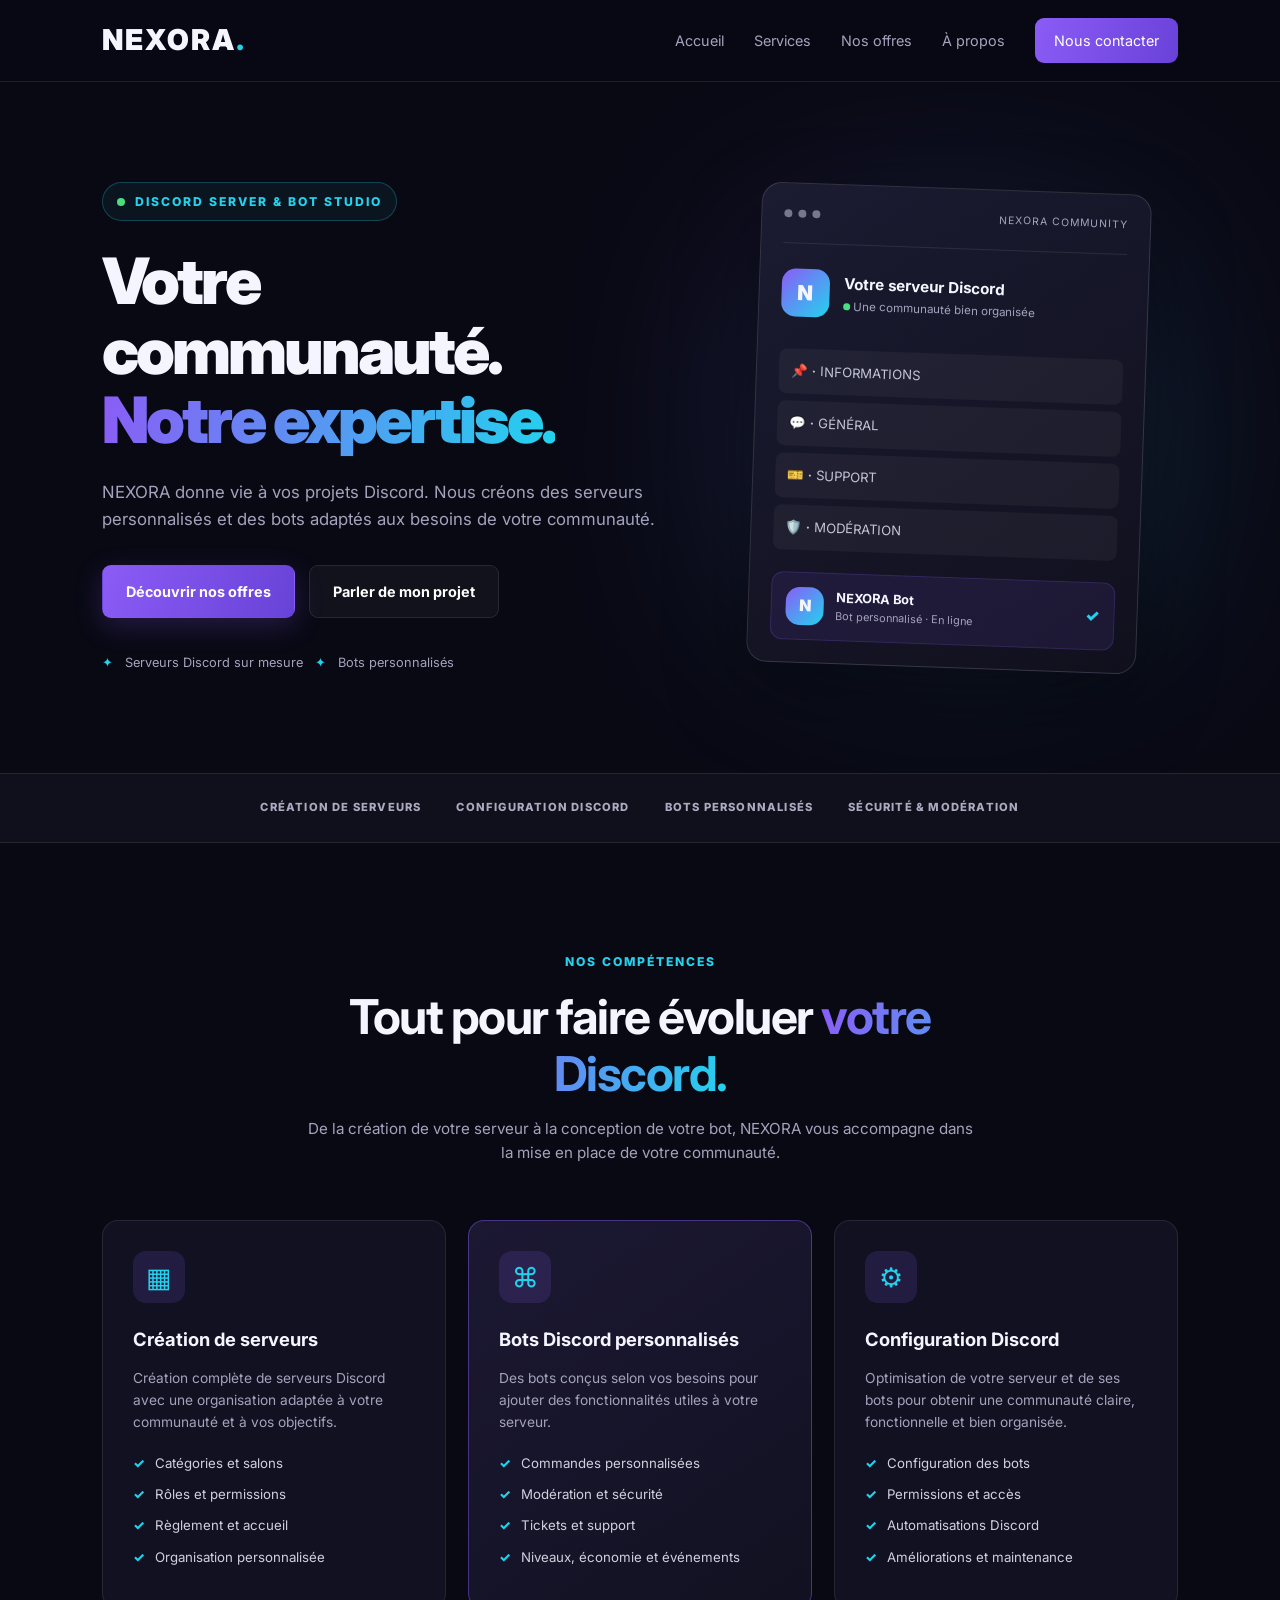
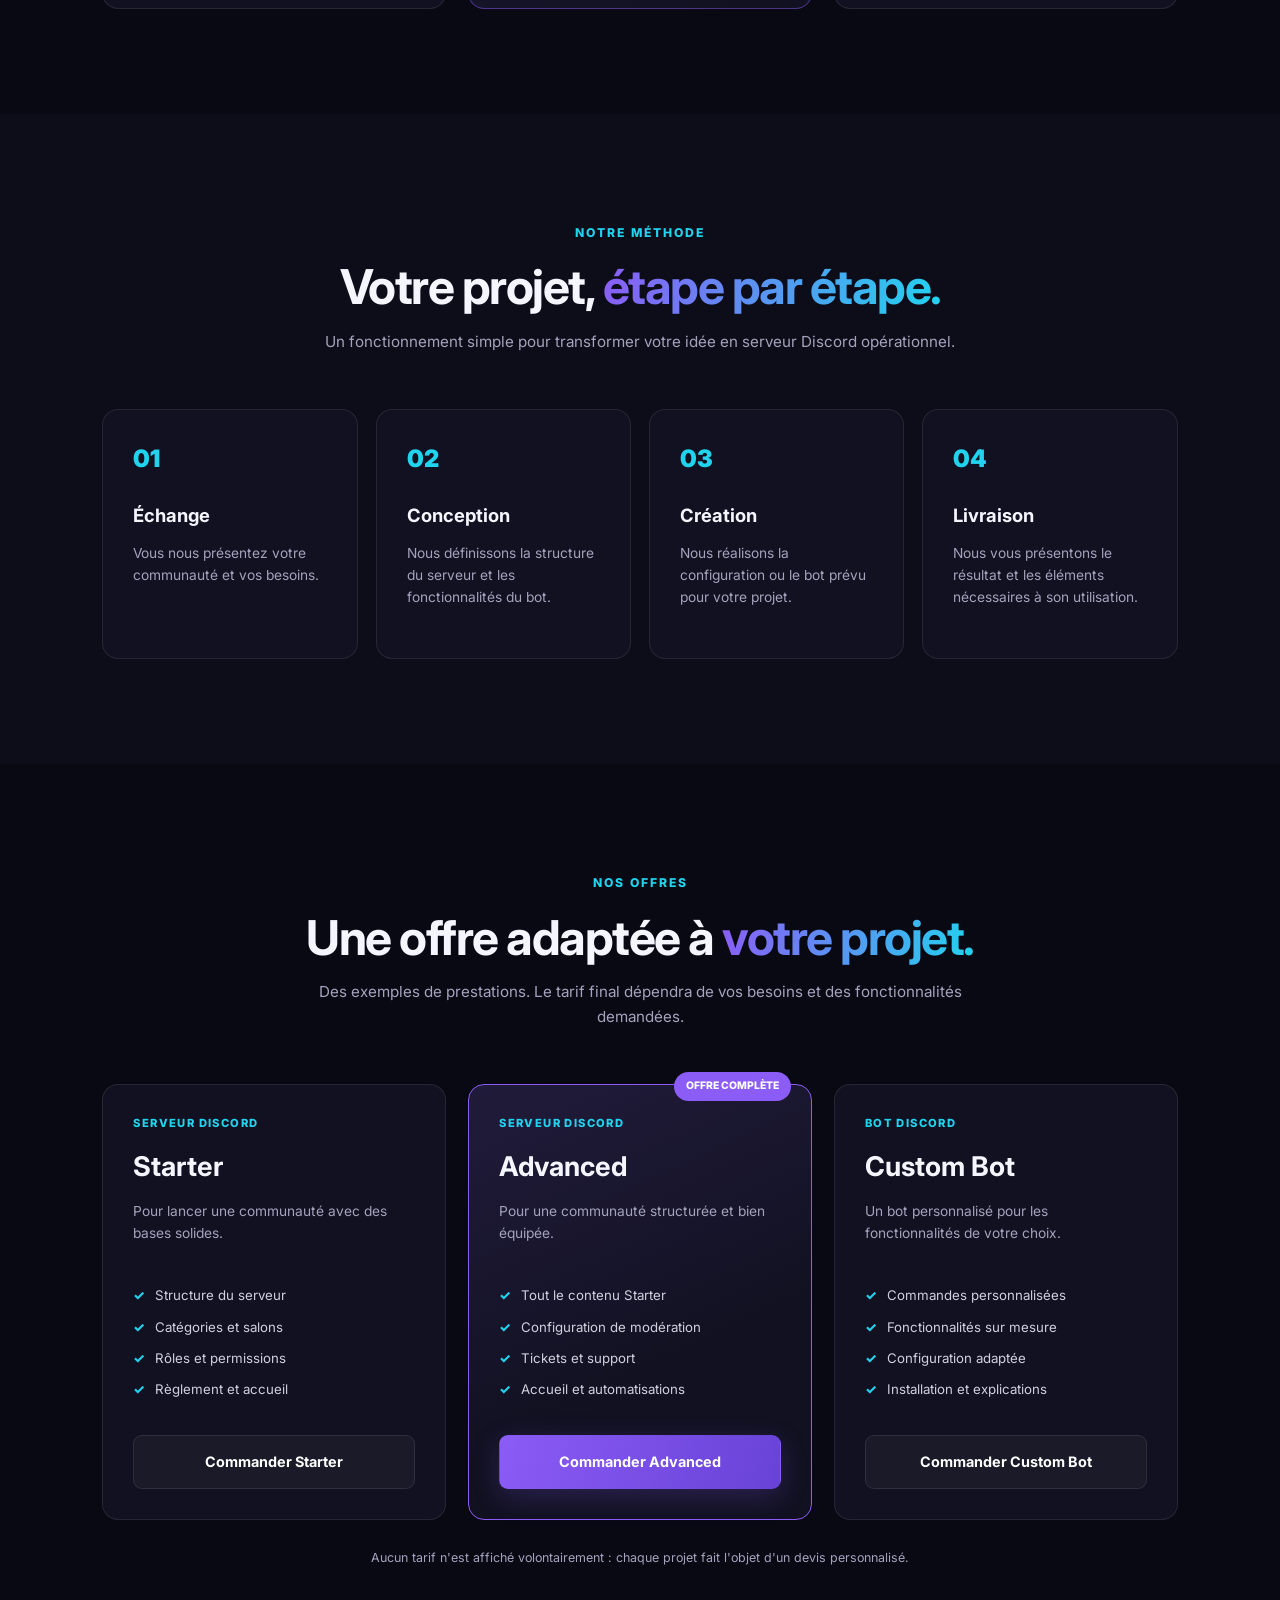
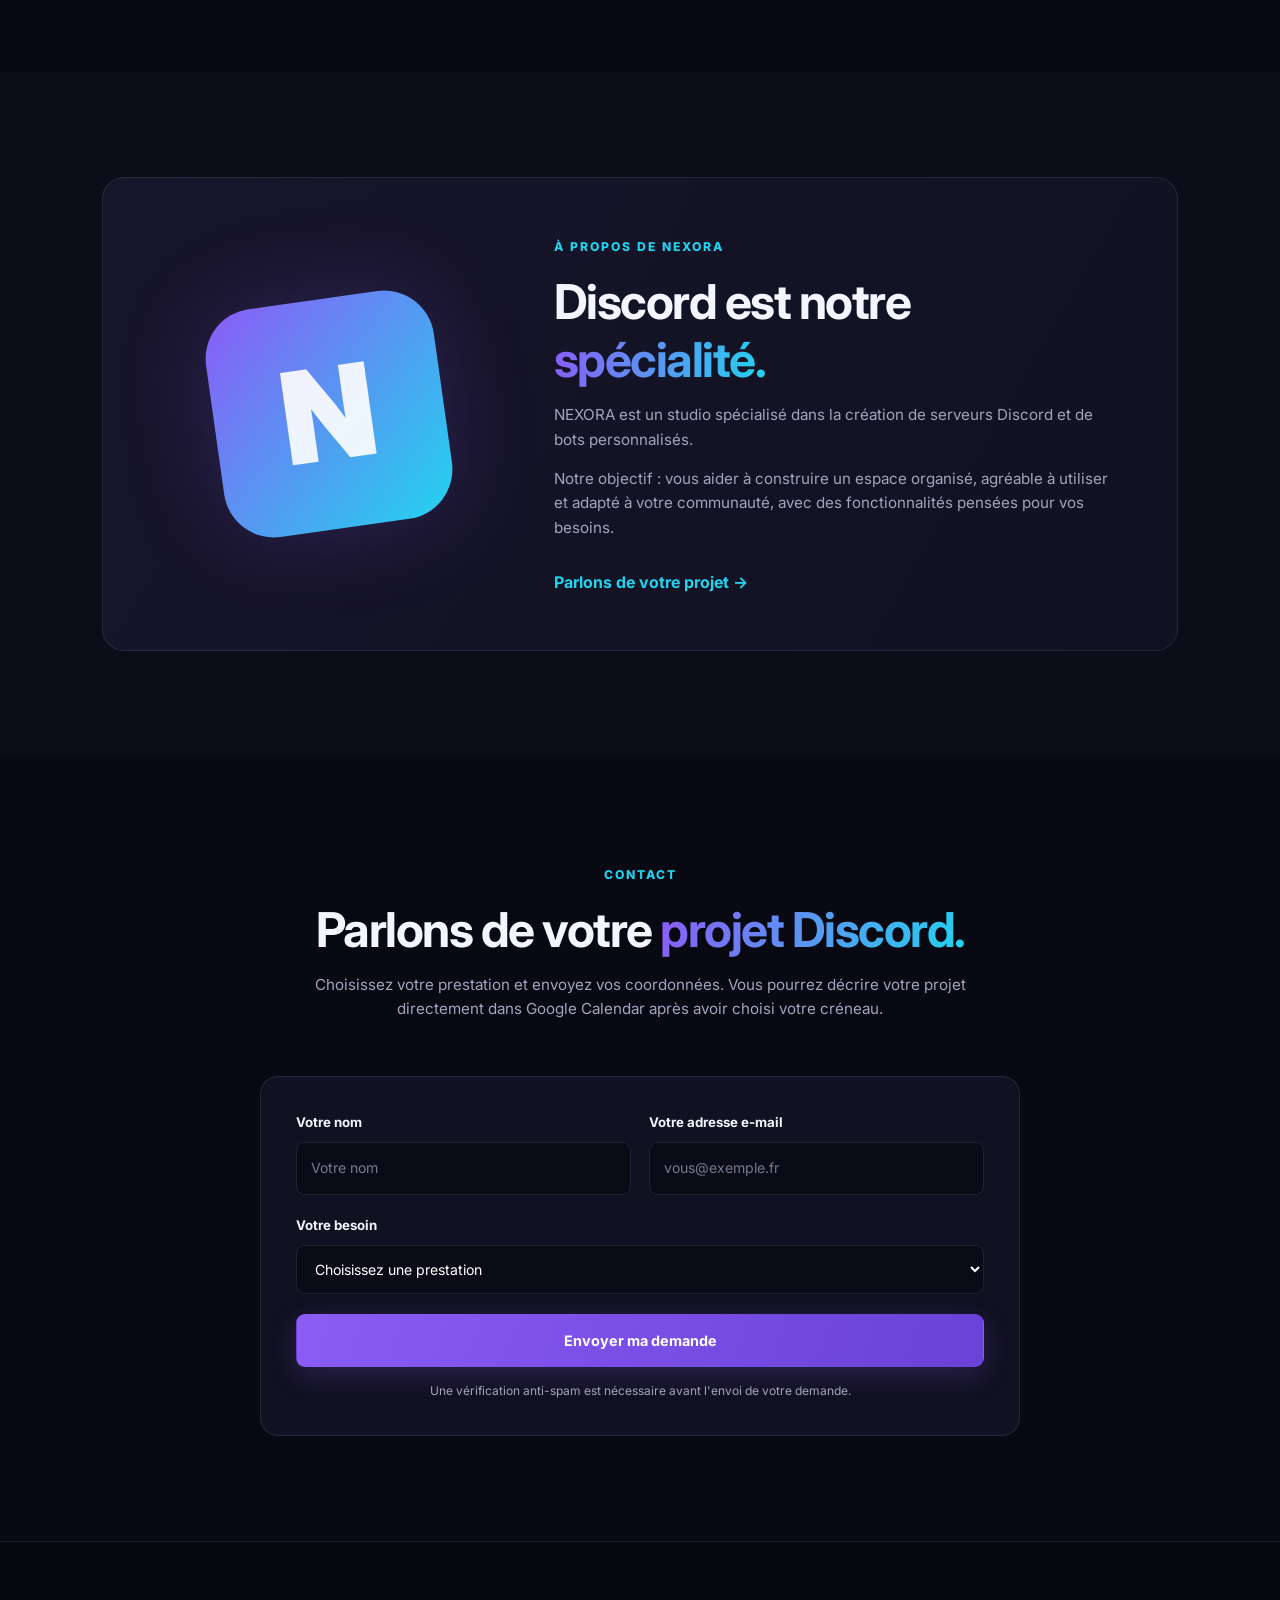
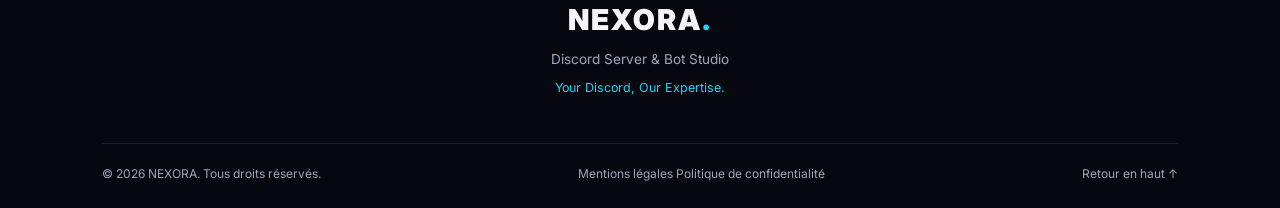
<file: index.html>
<!DOCTYPE html>
<html lang="fr">
<head>
  <meta charset="UTF-8">
  <meta name="viewport" content="width=device-width, initial-scale=1.0">
  <meta name="description" content="NEXORA crée des serveurs Discord sur mesure et des bots Discord personnalisés pour votre communauté.">
  <meta name="theme-color" content="#090914">

  <title>NEXORA — Discord Server & Bot Studio</title>

  <link rel="stylesheet" href="style.css">

  <link rel="preconnect" href="https://fonts.googleapis.com">
  <link rel="preconnect" href="https://fonts.gstatic.com" crossorigin>
  <link href="https://fonts.googleapis.com/css2?family=Inter:wght@400;500;600;700;800;900&display=swap" rel="stylesheet">
</head>

<body>

  <!-- HEADER -->
  <header class="header">
    <a class="logo" href="#accueil">NEXORA<span>.</span></a>

    <button class="menu-toggle" id="menu-toggle" aria-label="Ouvrir le menu">
      ☰
    </button>

    <nav class="nav" id="nav">
      <a href="#accueil">Accueil</a>
      <a href="#services">Services</a>
      <a href="#offres">Nos offres</a>
      <a href="#apropos">À propos</a>
      <a href="#contact" class="nav-contact">Nous contacter</a>
    </nav>
  </header>

  <main>

    <!-- ACCUEIL -->
    <section class="hero" id="accueil">

      <div class="hero-content">

        <div class="eyebrow">
          <span class="status-dot"></span>
          DISCORD SERVER & BOT STUDIO
        </div>

        <h1>
          Votre communauté.<br>
          <span>Notre expertise.</span>
        </h1>

        <p>
          NEXORA donne vie à vos projets Discord.
          Nous créons des serveurs personnalisés et des bots adaptés
          aux besoins de votre communauté.
        </p>

        <div class="hero-buttons">
          <a href="#offres" class="btn btn-primary">
            Découvrir nos offres
          </a>

          <a href="#contact" class="btn btn-secondary">
            Parler de mon projet
          </a>
        </div>

        <div class="hero-note">
          <span>✦</span> Serveurs Discord sur mesure
          <span>✦</span> Bots personnalisés
        </div>

      </div>

      <div class="hero-visual">

        <div class="glow"></div>

        <div class="discord-card">

          <div class="discord-card-top">
            <span class="window-dot"></span>
            <span class="window-dot"></span>
            <span class="window-dot"></span>
            <span class="card-label">NEXORA COMMUNITY</span>
          </div>

          <div class="server-preview">
            <div class="server-icon">N</div>

            <div>
              <h3>Votre serveur Discord</h3>
              <p>
                <span class="online-dot"></span>
                Une communauté bien organisée
              </p>
            </div>
          </div>

          <div class="preview-channel">📌・INFORMATIONS</div>
          <div class="preview-channel">💬・GÉNÉRAL</div>
          <div class="preview-channel">🎫・SUPPORT</div>
          <div class="preview-channel">🛡️・MODÉRATION</div>

          <div class="bot-preview">

            <div class="bot-avatar">N</div>

            <div>
              <strong>NEXORA Bot</strong>
              <span>Bot personnalisé · En ligne</span>
            </div>

            <span class="bot-check">✓</span>

          </div>

        </div>
      </div>

    </section>

    <!-- BANDEAU -->
    <section class="trust-strip">
      <span>CRÉATION DE SERVEURS</span>
      <span>CONFIGURATION DISCORD</span>
      <span>BOTS PERSONNALISÉS</span>
      <span>SÉCURITÉ & MODÉRATION</span>
    </section>

    <!-- SERVICES -->
    <section class="section" id="services">

      <div class="section-heading">

        <span class="section-tag">NOS COMPÉTENCES</span>

        <h2>
          Tout pour faire évoluer
          <span>votre Discord.</span>
        </h2>

        <p>
          De la création de votre serveur à la conception de votre bot,
          NEXORA vous accompagne dans la mise en place de votre communauté.
        </p>

      </div>

      <div class="services-grid">

        <article class="service-card">

          <div class="service-icon">▦</div>

          <h3>Création de serveurs</h3>

          <p>
            Création complète de serveurs Discord avec une organisation
            adaptée à votre communauté et à vos objectifs.
          </p>

          <ul>
            <li>Catégories et salons</li>
            <li>Rôles et permissions</li>
            <li>Règlement et accueil</li>
            <li>Organisation personnalisée</li>
          </ul>

        </article>

        <article class="service-card featured">

          <div class="service-icon">⌘</div>

          <h3>Bots Discord personnalisés</h3>

          <p>
            Des bots conçus selon vos besoins pour ajouter des fonctionnalités
            utiles à votre serveur.
          </p>

          <ul>
            <li>Commandes personnalisées</li>
            <li>Modération et sécurité</li>
            <li>Tickets et support</li>
            <li>Niveaux, économie et événements</li>
          </ul>

        </article>

        <article class="service-card">

          <div class="service-icon">⚙</div>

          <h3>Configuration Discord</h3>

          <p>
            Optimisation de votre serveur et de ses bots pour obtenir
            une communauté claire, fonctionnelle et bien organisée.
          </p>

          <ul>
            <li>Configuration des bots</li>
            <li>Permissions et accès</li>
            <li>Automatisations Discord</li>
            <li>Améliorations et maintenance</li>
          </ul>

        </article>

      </div>

    </section>

    <!-- MÉTHODE -->
    <section class="section process-section">

      <div class="section-heading">

        <span class="section-tag">NOTRE MÉTHODE</span>

        <h2>
          Votre projet,
          <span>étape par étape.</span>
        </h2>

        <p>
          Un fonctionnement simple pour transformer votre idée
          en serveur Discord opérationnel.
        </p>

      </div>

      <div class="steps-grid">

        <article class="step">
          <span class="step-number">01</span>
          <h3>Échange</h3>
          <p>
            Vous nous présentez votre communauté et vos besoins.
          </p>
        </article>

        <article class="step">
          <span class="step-number">02</span>
          <h3>Conception</h3>
          <p>
            Nous définissons la structure du serveur
            et les fonctionnalités du bot.
          </p>
        </article>

        <article class="step">
          <span class="step-number">03</span>
          <h3>Création</h3>
          <p>
            Nous réalisons la configuration ou le bot prévu
            pour votre projet.
          </p>
        </article>

        <article class="step">
          <span class="step-number">04</span>
          <h3>Livraison</h3>
          <p>
            Nous vous présentons le résultat et les éléments
            nécessaires à son utilisation.
          </p>
        </article>

      </div>

    </section>

    <!-- OFFRES -->
    <section class="section offers-section" id="offres">

      <div class="section-heading">

        <span class="section-tag">NOS OFFRES</span>

        <h2>
          Une offre adaptée à
          <span>votre projet.</span>
        </h2>

        <p>
          Des exemples de prestations. Le tarif final dépendra
          de vos besoins et des fonctionnalités demandées.
        </p>

      </div>

      <div class="offers-grid">

        <!-- STARTER -->
        <article class="offer-card">

          <span class="offer-label">SERVEUR DISCORD</span>

          <h3>Starter</h3>

          <p class="offer-description">
            Pour lancer une communauté avec des bases solides.
          </p>

          <ul>
            <li>Structure du serveur</li>
            <li>Catégories et salons</li>
            <li>Rôles et permissions</li>
            <li>Règlement et accueil</li>
          </ul>

          <a
            href="commande.html?service=starter"
            class="btn btn-secondary offer-button">
            Commander Starter
          </a>

        </article>

        <!-- ADVANCED -->
        <article class="offer-card popular">

          <div class="popular-label">OFFRE COMPLÈTE</div>

          <span class="offer-label">SERVEUR DISCORD</span>

          <h3>Advanced</h3>

          <p class="offer-description">
            Pour une communauté structurée et bien équipée.
          </p>

          <ul>
            <li>Tout le contenu Starter</li>
            <li>Configuration de modération</li>
            <li>Tickets et support</li>
            <li>Accueil et automatisations</li>
          </ul>

          <a
            href="commande.html?service=advanced"
            class="btn btn-primary offer-button">
            Commander Advanced
          </a>

        </article>

        <!-- CUSTOM BOT -->
        <article class="offer-card">

          <span class="offer-label">BOT DISCORD</span>

          <h3>Custom Bot</h3>

          <p class="offer-description">
            Un bot personnalisé pour les fonctionnalités de votre choix.
          </p>

          <ul>
            <li>Commandes personnalisées</li>
            <li>Fonctionnalités sur mesure</li>
            <li>Configuration adaptée</li>
            <li>Installation et explications</li>
          </ul>

          <a
            href="commande.html?service=custom-bot"
            class="btn btn-secondary offer-button">
            Commander Custom Bot
          </a>

        </article>

      </div>

      <p class="pricing-note">
        Aucun tarif n'est affiché volontairement :
        chaque projet fait l'objet d'un devis personnalisé.
      </p>

    </section>

    <!-- À PROPOS -->
    <section class="section about-section" id="apropos">

      <div class="about-box">

        <div class="about-decoration">N</div>

        <div class="about-content">

          <span class="section-tag">À PROPOS DE NEXORA</span>

          <h2>
            Discord est notre
            <span>spécialité.</span>
          </h2>

          <p>
            NEXORA est un studio spécialisé dans la création de serveurs
            Discord et de bots personnalisés.
          </p>

          <p>
            Notre objectif : vous aider à construire un espace organisé,
            agréable à utiliser et adapté à votre communauté, avec des
            fonctionnalités pensées pour vos besoins.
          </p>

          <a href="#contact" class="text-link">
            Parlons de votre projet →
          </a>

        </div>

      </div>

    </section>

    <!-- CONTACT -->
    <section class="section contact-section" id="contact">

      <div class="section-heading">

        <span class="section-tag">CONTACT</span>

        <h2>
          Parlons de votre
          <span>projet Discord.</span>
        </h2>

        <p>
          Choisissez votre prestation et envoyez vos coordonnées.
          Vous pourrez décrire votre projet directement dans Google Calendar
          après avoir choisi votre créneau.
        </p>

      </div>

      <form class="contact-form" id="contact-form">

        <div class="form-row">

          <div class="form-group">
            <label for="name">Votre nom</label>

            <input
              type="text"
              id="name"
              name="name"
              placeholder="Votre nom"
              required>
          </div>

          <div class="form-group">
            <label for="email">Votre adresse e-mail</label>

            <input
              type="email"
              id="email"
              name="email"
              placeholder="vous@exemple.fr"
              required>
          </div>

        </div>

        <div class="form-group">

          <label for="service">Votre besoin</label>

          <select id="service" name="service" required>

            <option value="">Choisissez une prestation</option>

            <option>Création de serveur Discord</option>
            <option>Configuration de serveur Discord</option>
            <option>Création de bot Discord</option>
            <option>Bot de modération et sécurité</option>
            <option>Bot de tickets et support</option>
            <option>Bot communautaire, niveaux ou économie</option>
            <option>Autre projet Discord</option>

          </select>

        </div>

        <!-- Champ technique caché : la description sera saisie dans Google Calendar -->
        <input
          type="hidden"
          id="message"
          name="message"
          value="Le client décrira son projet directement dans le formulaire Google Calendar après avoir choisi son créneau.">

        <!-- hCaptcha Web3Forms -->
        <div
          class="h-captcha"
          data-captcha="true"
          data-theme="dark">
        </div>

        <!-- Honeypot anti-spam -->
        <input
          type="checkbox"
          name="botcheck"
          tabindex="-1"
          autocomplete="off"
          style="display:none !important;">

        <button
          type="submit"
          class="btn btn-primary submit-button">
          Envoyer ma demande
        </button>

        <p class="form-note" id="form-note">
          Une vérification anti-spam est nécessaire
          avant l'envoi de votre demande.
        </p>

      </form>

    </section>

  </main>

  <!-- FOOTER -->
  <footer class="footer">

    <a class="logo" href="#accueil">
      NEXORA<span>.</span>
    </a>

    <p>Discord Server & Bot Studio</p>

    <p class="footer-slogan">
      Your Discord, Our Expertise.
    </p>

    <div class="footer-bottom">

      <span>
        © <span id="year"></span> NEXORA. Tous droits réservés.
      </span>

      <div class="footer-links">

        <a href="mentions-legales.html">
          Mentions légales
        </a>

        <a href="politique-confidentialite.html">
          Politique de confidentialité
        </a>

      </div>

      <a href="#accueil">
        Retour en haut ↑
      </a>

    </div>

  </footer>

  <!-- SCRIPTS -->
  <script
    src="https://web3forms.com/client/script.js"
    async
    defer>
  </script>

  <script src="script.js"></script>

</body>
</html>
</file>
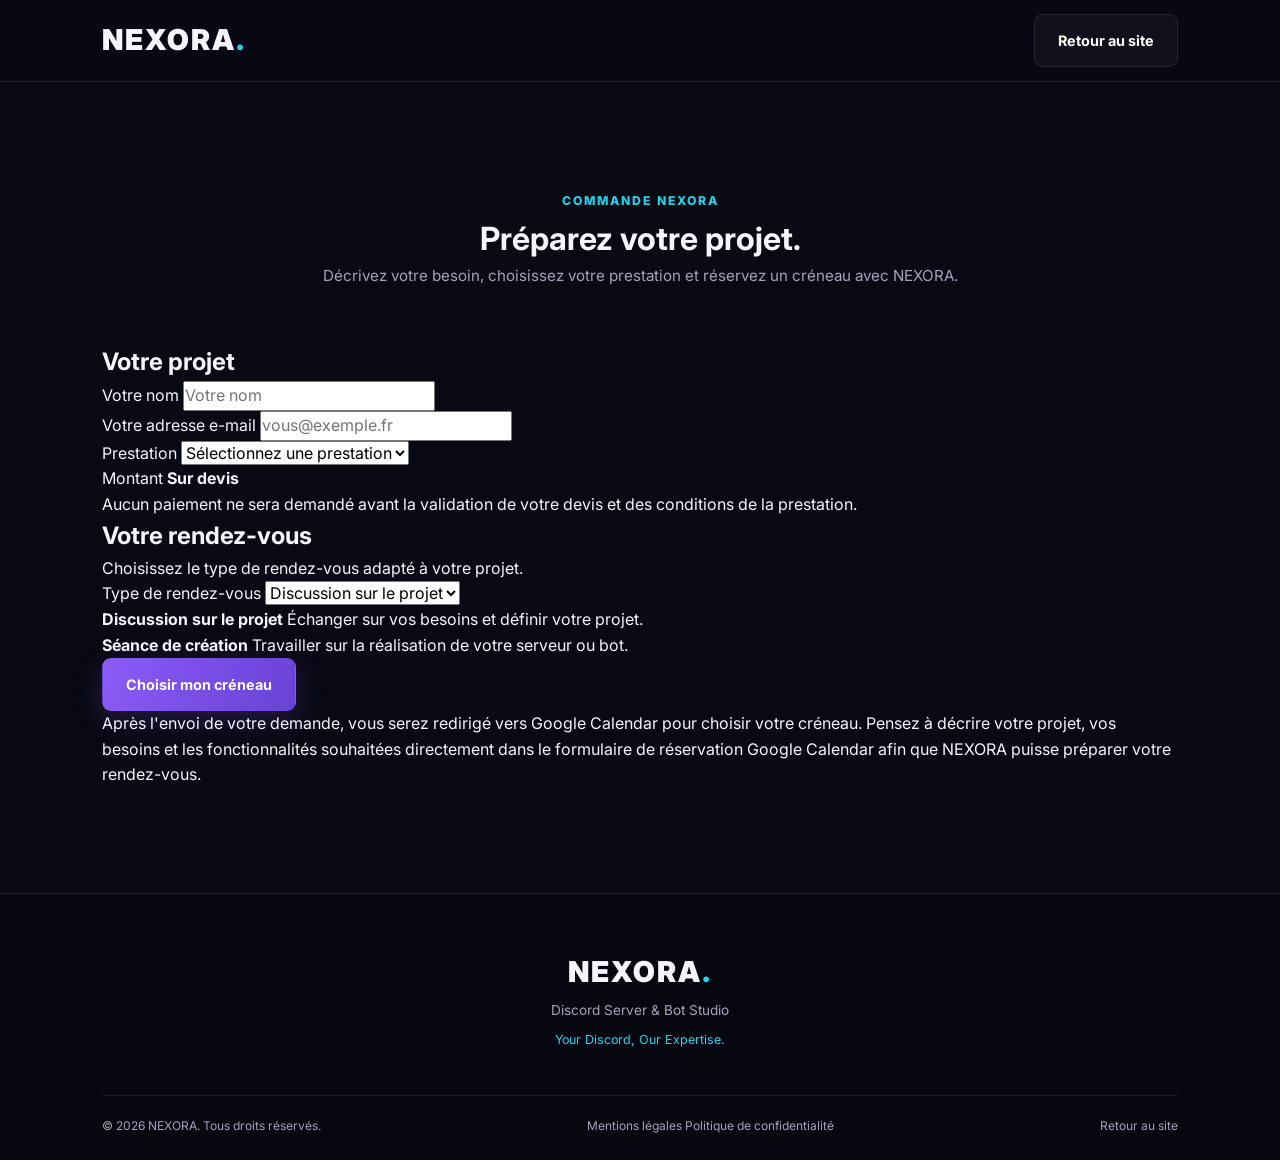
<file: commande.html>
<!DOCTYPE html>
<html lang="fr">
<head>
  <meta charset="UTF-8">
  <meta name="viewport" content="width=device-width, initial-scale=1.0">
  <meta name="theme-color" content="#090914">
  <meta name="description" content="Finalisez votre commande NEXORA et réservez votre rendez-vous.">
  <title>Commande — NEXORA</title>

  <link rel="stylesheet" href="style.css">

  <link rel="preconnect" href="https://fonts.googleapis.com">
  <link rel="preconnect" href="https://fonts.gstatic.com" crossorigin>
  <link href="https://fonts.googleapis.com/css2?family=Inter:wght@400;500;600;700;800;900&display=swap" rel="stylesheet">
</head>

<body>

<header class="header">
  <a class="logo" href="index.html">NEXORA<span>.</span></a>
  <a href="index.html" class="btn btn-secondary">Retour au site</a>
</header>

<main class="section order-section">

  <div class="section-heading">
    <span class="section-tag">COMMANDE NEXORA</span>
    <h1>Préparez votre <span>projet.</span></h1>
    <p>
      Décrivez votre besoin, choisissez votre prestation
      et réservez un créneau avec NEXORA.
    </p>
  </div>

  <div class="order-container">

    <section class="order-card">
      <h2>Votre projet</h2>

      <div class="order-field">
        <label for="customer-name">Votre nom</label>
        <input
          type="text"
          id="customer-name"
          placeholder="Votre nom"
          required
        >
      </div>

      <div class="order-field">
        <label for="customer-email">Votre adresse e-mail</label>
        <input
          type="email"
          id="customer-email"
          placeholder="vous@exemple.fr"
          required
        >
      </div>

      <div class="order-field">
        <label for="service">Prestation</label>
        <select id="service" required>
          <option value="">Sélectionnez une prestation</option>
          <option value="Création de serveur Starter">Serveur Starter</option>
          <option value="Création de serveur Advanced">Serveur Advanced</option>
          <option value="Création de bot Discord personnalisé">Bot Discord personnalisé</option>
          <option value="Configuration Discord">Configuration Discord</option>
        </select>
      </div>

      <div class="order-total">
        <span>Montant</span>
        <strong>Sur devis</strong>
      </div>

      <p class="order-notice">
        Aucun paiement ne sera demandé avant la validation
        de votre devis et des conditions de la prestation.
      </p>
    </section>

    <section class="order-card">
      <h2>Votre rendez-vous</h2>

      <p class="payment-intro">
        Choisissez le type de rendez-vous adapté à votre projet.
      </p>

      <div class="order-field">
        <label for="appointment-type">Type de rendez-vous</label>
        <select id="appointment-type" required>
          <option value="Consultation">Discussion sur le projet</option>
          <option value="Création">Séance de création</option>
        </select>
      </div>

      <div class="payment-method">
        <div>
          <strong>Discussion sur le projet</strong>
          <span>Échanger sur vos besoins et définir votre projet.</span>
        </div>
      </div>

      <div class="payment-method">
        <div>
          <strong>Séance de création</strong>
          <span>Travailler sur la réalisation de votre serveur ou bot.</span>
        </div>
      </div>

      <a
        class="btn btn-primary order-button"
        id="booking-button"
        href="https://calendar.app.google/g55Wh5du6b4amngw6">
        Choisir mon créneau
      </a>

      <p
        class="order-feedback"
        id="order-feedback"
        aria-live="polite">
      </p>

      <p class="secure-note">
        Après l'envoi de votre demande, vous serez redirigé
        vers Google Calendar pour choisir votre créneau.

        Pensez à décrire votre projet, vos besoins et les
        fonctionnalités souhaitées directement dans le formulaire
        de réservation Google Calendar afin que NEXORA puisse
        préparer votre rendez-vous.
      </p>
    </section>

  </div>
</main>

<footer class="footer">
  <a class="logo" href="index.html">NEXORA<span>.</span></a>
  <p>Discord Server & Bot Studio</p>
  <p class="footer-slogan">Your Discord, Our Expertise.</p>

  <div class="footer-bottom">
    <span>© <span id="year"></span> NEXORA. Tous droits réservés.</span>

    <div class="footer-links">
      <a href="mentions-legales.html">Mentions légales</a>
      <a href="politique-confidentialite.html">Politique de confidentialité</a>
    </div>

    <a href="index.html">Retour au site</a>
  </div>
</footer>

<script>
  document.getElementById("year").textContent =
    new Date().getFullYear();
</script>

<script src="./commande.js?v=3"></script>

</body>
</html>
</file>
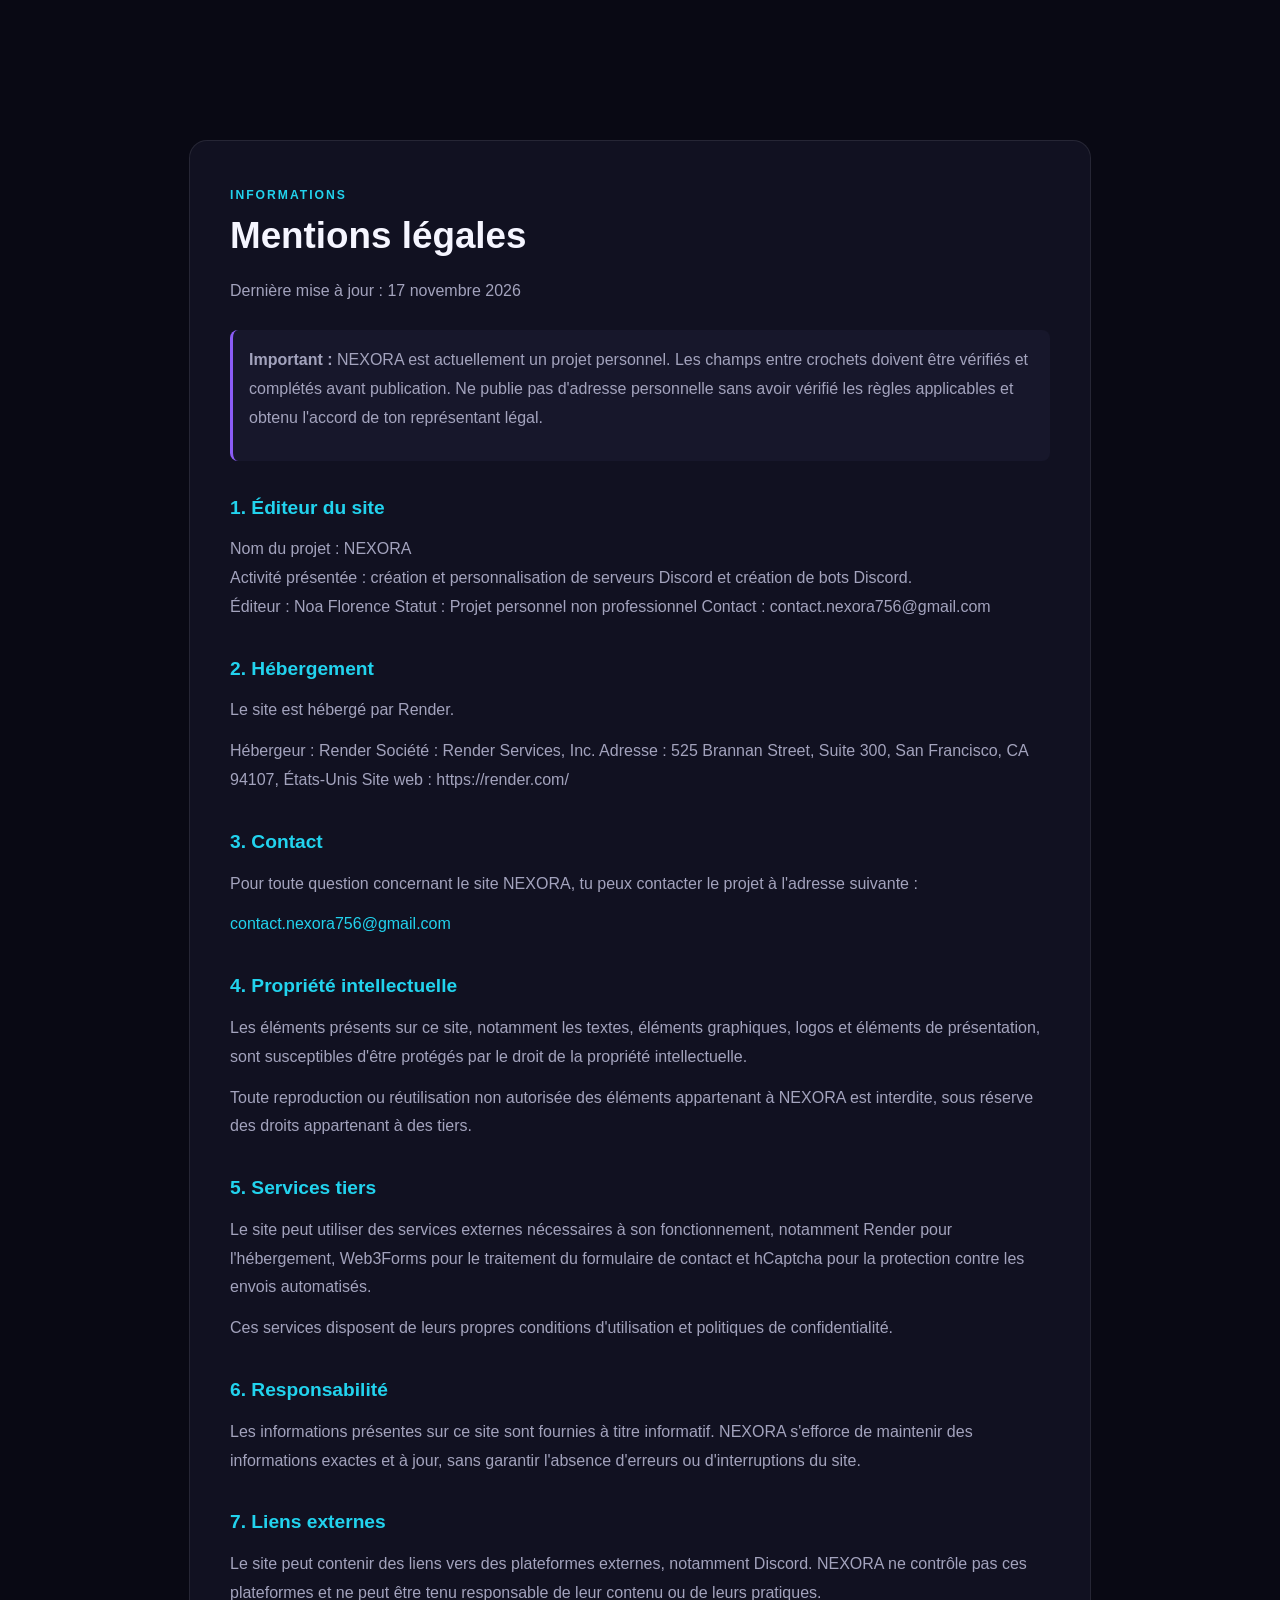
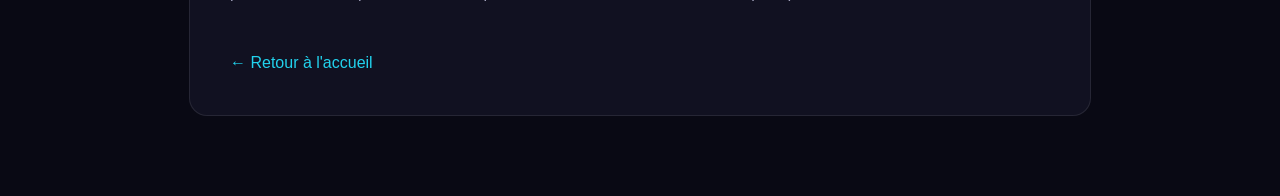
<file: mentions-legales.html>
<!DOCTYPE html>
<html lang="fr">
<head>
  <meta charset="UTF-8">
  <meta name="viewport" content="width=device-width, initial-scale=1.0">
  <meta name="description" content="Mentions légales du site NEXORA.">
  <title>Mentions légales | NEXORA</title>
  <link rel="stylesheet" href="style.css">

  <style>
    .legal-page {
      max-width: 950px;
      margin: 0 auto;
      padding: 140px 24px 80px;
    }

    .legal-content {
      background: var(--surface);
      border: 1px solid var(--border);
      border-radius: 18px;
      padding: 40px;
    }

    .legal-content h1 {
      color: var(--text);
      font-size: 2.3rem;
      margin-bottom: 12px;
    }

    .legal-content h2 {
      color: var(--secondary);
      font-size: 1.2rem;
      margin: 32px 0 12px;
    }

    .legal-content p,
    .legal-content li {
      color: var(--muted);
      line-height: 1.8;
      margin-bottom: 12px;
    }

    .legal-content a {
      color: var(--secondary);
    }

    .legal-notice {
      padding: 16px;
      border-left: 3px solid var(--primary);
      background: var(--surface-light);
      border-radius: 8px;
      margin: 24px 0;
    }

    .legal-back {
      display: inline-block;
      margin-top: 30px;
      color: var(--secondary);
      text-decoration: none;
    }

    @media (max-width: 600px) {
      .legal-content {
        padding: 24px;
      }

      .legal-content h1 {
        font-size: 1.8rem;
      }
    }
  </style>
</head>

<body>

  <main class="legal-page">
    <div class="legal-content">

      <span class="section-tag">INFORMATIONS</span>
      <h1>Mentions légales</h1>
      <p>Dernière mise à jour : 17 novembre 2026</p>

      <div class="legal-notice">
        <p>
          <strong>Important :</strong> NEXORA est actuellement un projet personnel.
          Les champs entre crochets doivent être vérifiés et complétés avant
          publication. Ne publie pas d'adresse personnelle sans avoir vérifié
          les règles applicables et obtenu l'accord de ton représentant légal.
        </p>
      </div>

      <h2>1. Éditeur du site</h2>
      <p>
        Nom du projet : NEXORA<br>
        Activité présentée : création et personnalisation de serveurs Discord
        et création de bots Discord.<br>
        Éditeur : Noa Florence
        Statut : Projet personnel non professionnel
        Contact : contact.nexora756@gmail.com
      </p>

      <h2>2. Hébergement</h2>
      <p>
        Le site est hébergé par Render.
      </p>
      <p>
       Hébergeur : Render
       Société : Render Services, Inc.
       Adresse : 525 Brannan Street, Suite 300,
       San Francisco, CA 94107, États-Unis
       Site web : https://render.com/
      </p>

      <h2>3. Contact</h2>
      <p>
        Pour toute question concernant le site NEXORA, tu peux contacter
        le projet à l'adresse suivante :
      </p>
      <p>
        <a href="mailto:contact.nexora756@gmail.com">
          contact.nexora756@gmail.com
        </a>
      </p>

      <h2>4. Propriété intellectuelle</h2>
      <p>
        Les éléments présents sur ce site, notamment les textes, éléments
        graphiques, logos et éléments de présentation, sont susceptibles
        d'être protégés par le droit de la propriété intellectuelle.
      </p>
      <p>
        Toute reproduction ou réutilisation non autorisée des éléments
        appartenant à NEXORA est interdite, sous réserve des droits
        appartenant à des tiers.
      </p>

      <h2>5. Services tiers</h2>
      <p>
        Le site peut utiliser des services externes nécessaires à son
        fonctionnement, notamment Render pour l'hébergement, Web3Forms
        pour le traitement du formulaire de contact et hCaptcha pour
        la protection contre les envois automatisés.
      </p>
      <p>
        Ces services disposent de leurs propres conditions d'utilisation
        et politiques de confidentialité.
      </p>

      <h2>6. Responsabilité</h2>
      <p>
        Les informations présentes sur ce site sont fournies à titre
        informatif. NEXORA s'efforce de maintenir des informations
        exactes et à jour, sans garantir l'absence d'erreurs ou
        d'interruptions du site.
      </p>

      <h2>7. Liens externes</h2>
      <p>
        Le site peut contenir des liens vers des plateformes externes,
        notamment Discord. NEXORA ne contrôle pas ces plateformes
        et ne peut être tenu responsable de leur contenu ou de
        leurs pratiques.
      </p>

      <a href="index.html" class="legal-back">← Retour à l'accueil</a>

    </div>
  </main>

  <script>
    // Année automatique si un élément portant cet identifiant est ajouté.
    document.querySelectorAll("[data-current-year]").forEach((element) => {
      element.textContent = new Date().getFullYear();
    });
  </script>

</body>
</html>
</file>
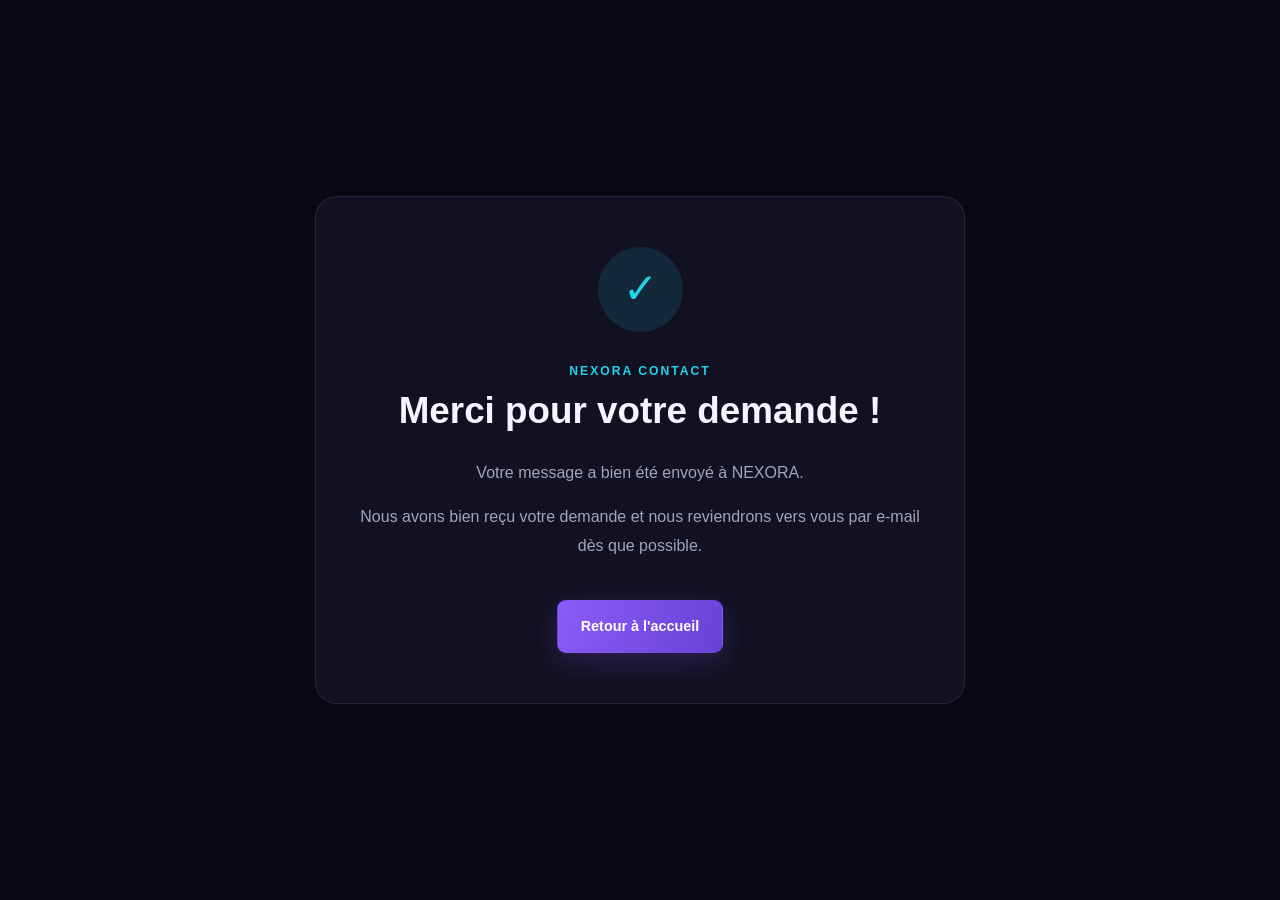
<file: merci.html>
<!DOCTYPE html>
<html lang="fr">

<head>
  <meta charset="UTF-8">
  <meta name="viewport" content="width=device-width, initial-scale=1.0">

  <meta
    name="description"
    content="Confirmation de réception de votre demande auprès de NEXORA."
  >

  <title>Demande envoyée | NEXORA</title>

  <link rel="stylesheet" href="style.css">

  <style>
    .thank-you-page {
      min-height: 100vh;
      display: flex;
      align-items: center;
      justify-content: center;
      padding: 30px 20px;
    }

    .thank-you-card {
      width: 100%;
      max-width: 650px;
      padding: 50px 35px;
      text-align: center;
      background: var(--surface);
      border: 1px solid var(--border);
      border-radius: 22px;
    }

    .thank-you-icon {
      width: 85px;
      height: 85px;
      display: flex;
      align-items: center;
      justify-content: center;
      margin: 0 auto 25px;
      border-radius: 50%;
      background: rgba(34, 211, 238, 0.12);
      color: var(--secondary);
      font-size: 42px;
    }

    .thank-you-card h1 {
      color: var(--text);
      font-size: 2.3rem;
      margin-bottom: 18px;
    }

    .thank-you-card p {
      color: var(--muted);
      line-height: 1.8;
      margin-bottom: 15px;
    }

    .thank-you-card .btn {
      display: inline-block;
      margin-top: 25px;
    }

    @media (max-width: 600px) {
      .thank-you-card {
        padding: 35px 22px;
      }

      .thank-you-card h1 {
        font-size: 1.8rem;
      }
    }
  </style>
</head>

<body>

  <main class="thank-you-page">

    <div class="thank-you-card">

      <div class="thank-you-icon">
        ✓
      </div>

      <span class="section-tag">NEXORA CONTACT</span>

      <h1>Merci pour votre demande !</h1>

      <p>
        Votre message a bien été envoyé à NEXORA.
      </p>

      <p>
        Nous avons bien reçu votre demande et nous
        reviendrons vers vous par e-mail dès que possible.
      </p>

      <a href="index.html" class="btn btn-primary">
        Retour à l'accueil
      </a>

    </div>

  </main>

</body>
</html>
</file>
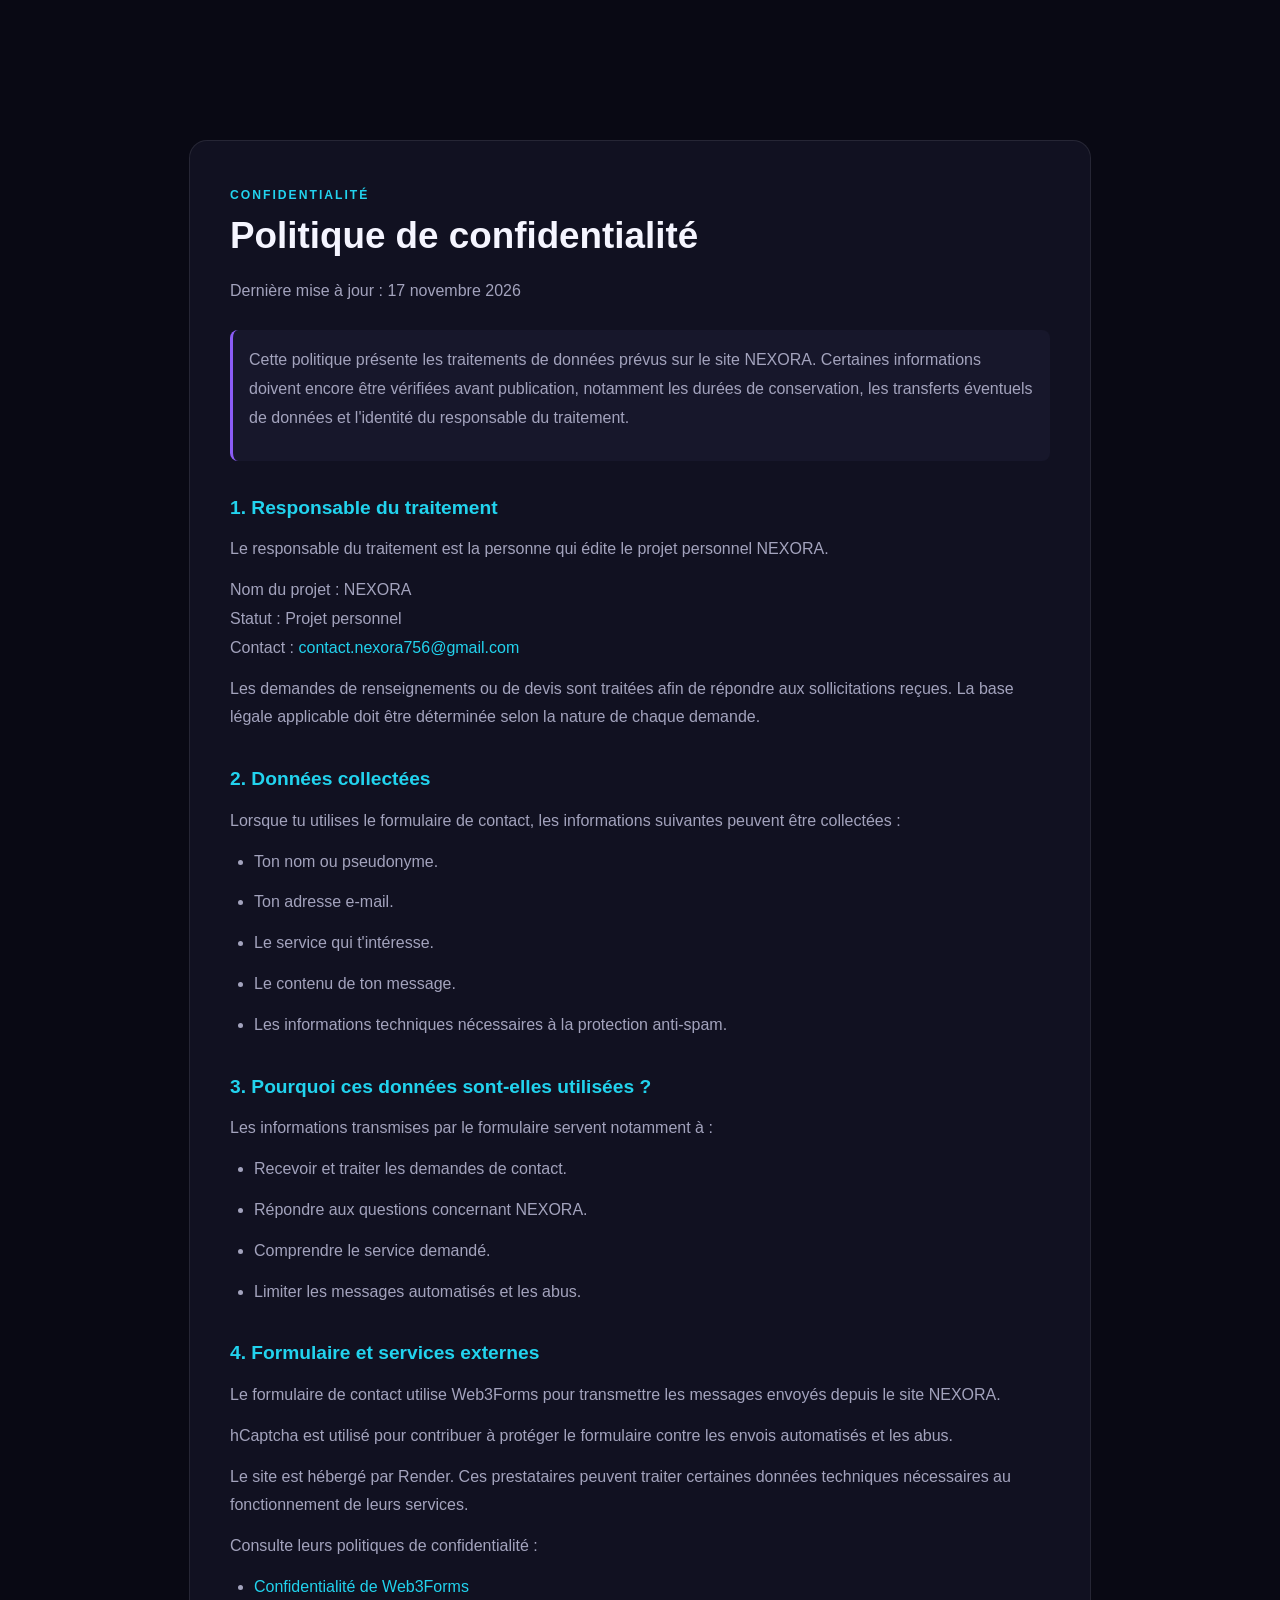
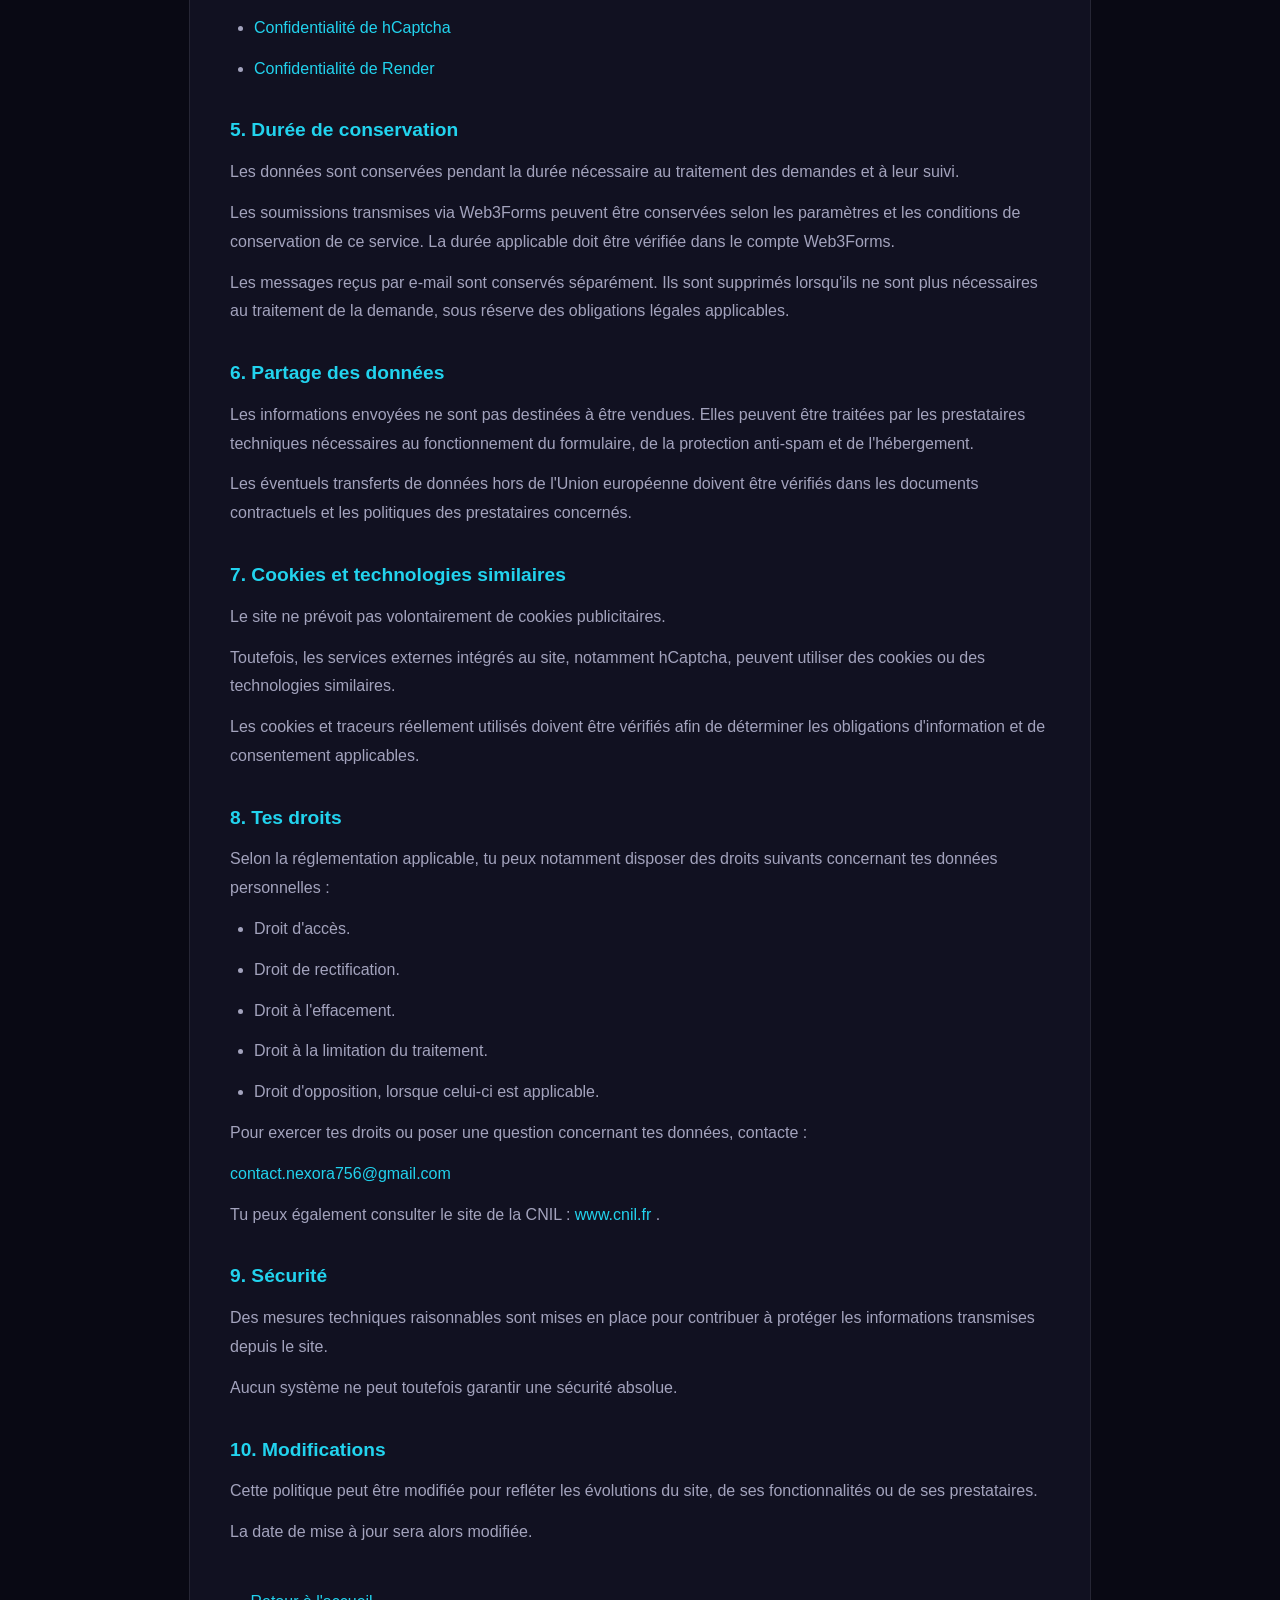
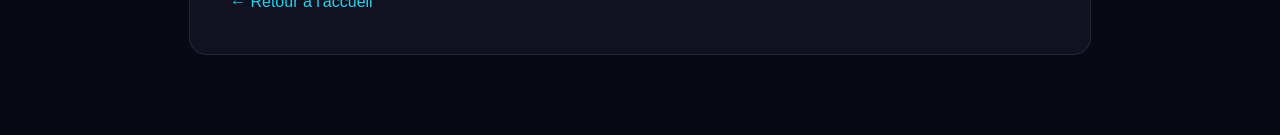
<file: politique-confidentialite.html>
<!DOCTYPE html>
<html lang="fr">

<head>
  <meta charset="UTF-8">
  <meta name="viewport" content="width=device-width, initial-scale=1.0">

  <meta
    name="description"
    content="Politique de confidentialité du site NEXORA."
  >

  <title>Politique de confidentialité | NEXORA</title>

  <link rel="stylesheet" href="style.css">

  <style>
    .legal-page {
      max-width: 950px;
      margin: 0 auto;
      padding: 140px 24px 80px;
    }

    .legal-content {
      background: var(--surface);
      border: 1px solid var(--border);
      border-radius: 18px;
      padding: 40px;
    }

    .legal-content h1 {
      color: var(--text);
      font-size: 2.3rem;
      margin-bottom: 12px;
    }

    .legal-content h2 {
      color: var(--secondary);
      font-size: 1.2rem;
      margin: 32px 0 12px;
    }

    .legal-content p,
    .legal-content li {
      color: var(--muted);
      line-height: 1.8;
      margin-bottom: 12px;
    }

    .legal-content ul {
      padding-left: 24px;
    }

    .legal-content a {
      color: var(--secondary);
      transition: color 0.3s ease;
    }

    .legal-content a:hover {
      color: var(--primary);
    }

    .legal-notice {
      padding: 16px;
      border-left: 3px solid var(--primary);
      background: var(--surface-light);
      border-radius: 8px;
      margin: 24px 0;
    }

    .legal-back {
      display: inline-block;
      margin-top: 30px;
      color: var(--secondary);
      text-decoration: none;
    }

    @media (max-width: 600px) {
      .legal-content {
        padding: 24px;
      }

      .legal-content h1 {
        font-size: 1.8rem;
      }
    }
  </style>
</head>

<body>

  <main class="legal-page">

    <div class="legal-content">

      <span class="section-tag">CONFIDENTIALITÉ</span>

      <h1>Politique de confidentialité</h1>

      <p>
        Dernière mise à jour : 17 novembre 2026
      </p>

      <div class="legal-notice">
        <p>
          Cette politique présente les traitements de données
          prévus sur le site NEXORA. Certaines informations
          doivent encore être vérifiées avant publication,
          notamment les durées de conservation, les transferts
          éventuels de données et l'identité du responsable
          du traitement.
        </p>
      </div>

      <!-- 1. RESPONSABLE DU TRAITEMENT -->

      <h2>1. Responsable du traitement</h2>

      <p>
        Le responsable du traitement est la personne qui édite
        le projet personnel NEXORA.
      </p>

      <p>
        Nom du projet : NEXORA<br>
        Statut : Projet personnel<br>
        Contact :
        <a href="mailto:contact.nexora756@gmail.com">
          contact.nexora756@gmail.com
        </a>
      </p>

      <p>
        Les demandes de renseignements ou de devis sont traitées
        afin de répondre aux sollicitations reçues. La base légale
        applicable doit être déterminée selon la nature de chaque
        demande.
      </p>

      <!-- 2. DONNÉES COLLECTÉES -->

      <h2>2. Données collectées</h2>

      <p>
        Lorsque tu utilises le formulaire de contact, les
        informations suivantes peuvent être collectées :
      </p>

      <ul>
        <li>Ton nom ou pseudonyme.</li>
        <li>Ton adresse e-mail.</li>
        <li>Le service qui t'intéresse.</li>
        <li>Le contenu de ton message.</li>
        <li>Les informations techniques nécessaires à la protection anti-spam.</li>
      </ul>

      <!-- 3. UTILISATION DES DONNÉES -->

      <h2>3. Pourquoi ces données sont-elles utilisées ?</h2>

      <p>
        Les informations transmises par le formulaire servent
        notamment à :
      </p>

      <ul>
        <li>Recevoir et traiter les demandes de contact.</li>
        <li>Répondre aux questions concernant NEXORA.</li>
        <li>Comprendre le service demandé.</li>
        <li>Limiter les messages automatisés et les abus.</li>
      </ul>

      <!-- 4. SERVICES EXTERNES -->

      <h2>4. Formulaire et services externes</h2>

      <p>
        Le formulaire de contact utilise Web3Forms pour transmettre
        les messages envoyés depuis le site NEXORA.
      </p>

      <p>
        hCaptcha est utilisé pour contribuer à protéger le formulaire
        contre les envois automatisés et les abus.
      </p>

      <p>
        Le site est hébergé par Render. Ces prestataires peuvent
        traiter certaines données techniques nécessaires au
        fonctionnement de leurs services.
      </p>

      <p>
        Consulte leurs politiques de confidentialité :
      </p>

      <ul>
        <li>
          <a
            href="https://web3forms.com/privacy"
            target="_blank"
            rel="noopener noreferrer"
          >
            Confidentialité de Web3Forms
          </a>
        </li>

        <li>
          <a
            href="https://www.hcaptcha.com/privacy"
            target="_blank"
            rel="noopener noreferrer"
          >
            Confidentialité de hCaptcha
          </a>
        </li>

        <li>
          <a
            href="https://render.com/privacy"
            target="_blank"
            rel="noopener noreferrer"
          >
            Confidentialité de Render
          </a>
        </li>
      </ul>

      <!-- 5. DURÉE DE CONSERVATION -->

      <h2>5. Durée de conservation</h2>

      <p>
        Les données sont conservées pendant la durée nécessaire
        au traitement des demandes et à leur suivi.
      </p>

      <p>
        Les soumissions transmises via Web3Forms peuvent être
        conservées selon les paramètres et les conditions de
        conservation de ce service. La durée applicable doit
        être vérifiée dans le compte Web3Forms.
      </p>

      <p>
        Les messages reçus par e-mail sont conservés séparément.
        Ils sont supprimés lorsqu'ils ne sont plus nécessaires
        au traitement de la demande, sous réserve des obligations
        légales applicables.
      </p>

      <!-- 6. PARTAGE DES DONNÉES -->

      <h2>6. Partage des données</h2>

      <p>
        Les informations envoyées ne sont pas destinées à être
        vendues. Elles peuvent être traitées par les prestataires
        techniques nécessaires au fonctionnement du formulaire,
        de la protection anti-spam et de l'hébergement.
      </p>

      <p>
        Les éventuels transferts de données hors de l'Union
        européenne doivent être vérifiés dans les documents
        contractuels et les politiques des prestataires concernés.
      </p>

      <!-- 7. COOKIES -->

      <h2>7. Cookies et technologies similaires</h2>

      <p>
        Le site ne prévoit pas volontairement de cookies
        publicitaires.
      </p>

      <p>
        Toutefois, les services externes intégrés au site,
        notamment hCaptcha, peuvent utiliser des cookies
        ou des technologies similaires.
      </p>

      <p>
        Les cookies et traceurs réellement utilisés doivent
        être vérifiés afin de déterminer les obligations
        d'information et de consentement applicables.
      </p>

      <!-- 8. DROITS DES UTILISATEURS -->

      <h2>8. Tes droits</h2>

      <p>
        Selon la réglementation applicable, tu peux notamment
        disposer des droits suivants concernant tes données
        personnelles :
      </p>

      <ul>
        <li>Droit d'accès.</li>
        <li>Droit de rectification.</li>
        <li>Droit à l'effacement.</li>
        <li>Droit à la limitation du traitement.</li>
        <li>Droit d'opposition, lorsque celui-ci est applicable.</li>
      </ul>

      <p>
        Pour exercer tes droits ou poser une question concernant
        tes données, contacte :
      </p>

      <p>
        <a href="mailto:contact.nexora756@gmail.com">
          contact.nexora756@gmail.com
        </a>
      </p>

      <p>
        Tu peux également consulter le site de la CNIL :
        <a
          href="https://www.cnil.fr/"
          target="_blank"
          rel="noopener noreferrer"
        >
          www.cnil.fr
        </a>.
      </p>

      <!-- 9. SÉCURITÉ -->

      <h2>9. Sécurité</h2>

      <p>
        Des mesures techniques raisonnables sont mises en place
        pour contribuer à protéger les informations transmises
        depuis le site.
      </p>

      <p>
        Aucun système ne peut toutefois garantir une sécurité
        absolue.
      </p>

      <!-- 10. MODIFICATIONS -->

      <h2>10. Modifications</h2>

      <p>
        Cette politique peut être modifiée pour refléter les
        évolutions du site, de ses fonctionnalités ou de ses
        prestataires.
      </p>

      <p>
        La date de mise à jour sera alors modifiée.
      </p>

      <a href="index.html" class="legal-back">
        ← Retour à l'accueil
      </a>

    </div>

  </main>

</body>
</html>
</file>
<file: style.css>
:root {
  --background: #090914;
  --surface: #111121;
  --surface-light: #17172b;
  --primary: #8b5cf6;
  --secondary: #22d3ee;
  --text: #f5f5ff;
  --muted: #a3a3bd;
  --border: rgba(255, 255, 255, 0.09);
}

* {
  margin: 0;
  padding: 0;
  box-sizing: border-box;
}

html {
  scroll-behavior: smooth;
  scroll-padding-top: 90px;
}

body {
  font-family: "Inter", sans-serif;
  background: var(--background);
  color: var(--text);
  line-height: 1.6;
}

a {
  color: inherit;
  text-decoration: none;
}

button,
input,
textarea,
select {
  font: inherit;
}

.header {
  height: 82px;
  padding: 0 8%;
  display: flex;
  align-items: center;
  justify-content: space-between;
  background: rgba(9, 9, 20, 0.9);
  border-bottom: 1px solid var(--border);
  position: sticky;
  top: 0;
  z-index: 100;
  backdrop-filter: blur(18px);
}

.logo {
  font-size: 1.8rem;
  font-weight: 900;
  letter-spacing: 2px;
}

.logo span {
  color: var(--secondary);
}

.nav {
  display: flex;
  align-items: center;
  gap: 30px;
}

.nav a {
  color: var(--muted);
  font-size: 0.9rem;
  transition: color 0.2s;
}

.nav a:hover {
  color: white;
}

.nav .nav-contact {
  color: white;
  background: linear-gradient(110deg, var(--primary), #6941d9);
  padding: 11px 19px;
  border-radius: 9px;
}

.menu-toggle {
  display: none;
  background: none;
  border: 0;
  color: white;
  font-size: 1.8rem;
  cursor: pointer;
}

.hero {
  min-height: 660px;
  padding: 100px 8%;
  display: grid;
  grid-template-columns: 1.1fr 0.9fr;
  align-items: center;
  gap: 60px;
  overflow: hidden;
}

.eyebrow,
.section-tag {
  color: var(--secondary);
  font-size: 0.76rem;
  font-weight: 800;
  letter-spacing: 2px;
}

.eyebrow {
  display: inline-flex;
  align-items: center;
  gap: 10px;
  padding: 9px 14px;
  border: 1px solid rgba(34, 211, 238, 0.25);
  border-radius: 30px;
  background: rgba(34, 211, 238, 0.06);
  margin-bottom: 25px;
}

.status-dot,
.online-dot {
  width: 8px;
  height: 8px;
  border-radius: 50%;
  background: #4ade80;
  display: inline-block;
}

.hero h1 {
  font-size: clamp(2.8rem, 5vw, 4.7rem);
  line-height: 1.08;
  letter-spacing: -3px;
  font-weight: 900;
  margin-bottom: 25px;
}

.hero h1 span,
.section-heading h2 span,
.about-content h2 span {
  background: linear-gradient(100deg, var(--primary), var(--secondary));
  background-clip: text;
  -webkit-background-clip: text;
  color: transparent;
}

.hero-content > p {
  max-width: 570px;
  color: var(--muted);
  font-size: 1.05rem;
  margin-bottom: 32px;
}

.hero-buttons {
  display: flex;
  flex-wrap: wrap;
  gap: 14px;
}

.btn {
  display: inline-flex;
  justify-content: center;
  align-items: center;
  padding: 14px 23px;
  border-radius: 9px;
  font-weight: 700;
  font-size: 0.9rem;
  border: 1px solid transparent;
  cursor: pointer;
  transition: transform 0.2s, box-shadow 0.2s;
}

.btn:hover {
  transform: translateY(-3px);
}

.btn-primary {
  color: white;
  background: linear-gradient(110deg, var(--primary), #6842d7);
  box-shadow: 0 8px 28px rgba(139, 92, 246, 0.22);
}

.btn-primary:hover {
  box-shadow: 0 12px 35px rgba(139, 92, 246, 0.35);
}

.btn-secondary {
  color: white;
  background: rgba(255, 255, 255, 0.04);
  border-color: var(--border);
}

.hero-note {
  display: flex;
  flex-wrap: wrap;
  gap: 12px;
  margin-top: 35px;
  color: var(--muted);
  font-size: 0.8rem;
}

.hero-note span {
  color: var(--secondary);
}

.hero-visual {
  position: relative;
  display: flex;
  justify-content: center;
  align-items: center;
  min-height: 400px;
}

.glow {
  position: absolute;
  width: 360px;
  height: 360px;
  background: linear-gradient(135deg, var(--primary), var(--secondary));
  filter: blur(110px);
  opacity: 0.25;
}

.discord-card {
  position: relative;
  width: min(100%, 390px);
  padding: 22px;
  background: linear-gradient(145deg, #1b1b32, #10101d);
  border: 1px solid rgba(255, 255, 255, 0.13);
  border-radius: 20px;
  box-shadow: 0 30px 80px rgba(0, 0, 0, 0.4);
  transform: rotate(2deg);
}

.discord-card-top {
  display: flex;
  align-items: center;
  gap: 6px;
  padding-bottom: 20px;
  border-bottom: 1px solid var(--border);
}

.window-dot {
  width: 8px;
  height: 8px;
  background: #77778d;
  border-radius: 50%;
}

.card-label {
  margin-left: auto;
  color: var(--muted);
  font-size: 0.65rem;
  letter-spacing: 1px;
}

.server-preview {
  display: flex;
  align-items: center;
  gap: 14px;
  padding: 25px 0;
}

.server-icon,
.bot-avatar {
  width: 48px;
  height: 48px;
  display: grid;
  place-items: center;
  border-radius: 14px;
  background: linear-gradient(135deg, var(--primary), var(--secondary));
  font-weight: 900;
  font-size: 1.3rem;
}

.server-preview h3 {
  font-size: 0.95rem;
}

.server-preview p {
  color: var(--muted);
  font-size: 0.72rem;
}

.online-dot {
  width: 7px;
  height: 7px;
}

.preview-channel {
  padding: 12px;
  margin: 7px 0;
  border-radius: 8px;
  color: #c4c4d7;
  background: rgba(255, 255, 255, 0.045);
  font-size: 0.82rem;
}

.bot-preview {
  display: flex;
  align-items: center;
  gap: 12px;
  margin-top: 22px;
  padding: 14px;
  background: rgba(139, 92, 246, 0.1);
  border: 1px solid rgba(139, 92, 246, 0.2);
  border-radius: 12px;
}

.bot-avatar {
  width: 38px;
  height: 38px;
  font-size: 1rem;
}

.bot-preview strong,
.bot-preview div:nth-child(2) span {
  display: block;
}

.bot-preview strong {
  font-size: 0.8rem;
}

.bot-preview div:nth-child(2) span {
  color: var(--muted);
  font-size: 0.68rem;
}

.bot-check {
  margin-left: auto;
  color: var(--secondary);
  font-weight: 900;
}

.trust-strip {
  display: flex;
  flex-wrap: wrap;
  justify-content: center;
  gap: 35px;
  padding: 25px 8%;
  background: #10101c;
  border-top: 1px solid var(--border);
  border-bottom: 1px solid var(--border);
  color: #aaaac0;
  font-size: 0.7rem;
  font-weight: 800;
  letter-spacing: 1.2px;
  text-align: center;
}

.section {
  padding: 105px 8%;
}

.section-heading {
  max-width: 680px;
  margin: 0 auto 55px;
  text-align: center;
}

.section-heading h2,
.about-content h2 {
  margin: 14px 0;
  font-size: clamp(2rem, 4vw, 3rem);
  line-height: 1.2;
  letter-spacing: -1.5px;
}

.section-heading > p,
.about-content p {
  color: var(--muted);
  font-size: 0.95rem;
}

.services-grid {
  display: grid;
  grid-template-columns: repeat(3, 1fr);
  gap: 22px;
}

.service-card,
.offer-card,
.step {
  background: var(--surface);
  border: 1px solid var(--border);
  border-radius: 16px;
  padding: 30px;
  transition: transform 0.25s, border-color 0.25s;
}

.service-card:hover,
.offer-card:hover {
  transform: translateY(-6px);
  border-color: rgba(139, 92, 246, 0.5);
}

.service-card.featured {
  background: linear-gradient(145deg, #1c1833, #111121);
  border-color: rgba(139, 92, 246, 0.45);
}

.service-icon {
  width: 52px;
  height: 52px;
  display: grid;
  place-items: center;
  border-radius: 13px;
  margin-bottom: 22px;
  background: rgba(139, 92, 246, 0.15);
  color: var(--secondary);
  font-size: 1.7rem;
}

.service-card h3,
.step h3 {
  font-size: 1.15rem;
  margin-bottom: 12px;
}

.service-card p,
.step p {
  color: var(--muted);
  font-size: 0.86rem;
  margin-bottom: 20px;
}

.service-card ul,
.offer-card ul {
  list-style: none;
}

.service-card li,
.offer-card li {
  color: #d0d0df;
  font-size: 0.83rem;
  margin: 10px 0;
}

.service-card li::before,
.offer-card li::before {
  content: "✓";
  color: var(--secondary);
  margin-right: 10px;
  font-weight: 800;
}

.process-section {
  background: #0d0d19;
}

.steps-grid {
  display: grid;
  grid-template-columns: repeat(4, 1fr);
  gap: 18px;
}

.step-number {
  display: inline-block;
  color: var(--secondary);
  font-weight: 900;
  font-size: 1.5rem;
  margin-bottom: 22px;
}

.offers-grid {
  display: grid;
  grid-template-columns: repeat(3, 1fr);
  gap: 22px;
  align-items: stretch;
}

.offer-card {
  position: relative;
  display: flex;
  flex-direction: column;
}

.offer-card.popular {
  border-color: var(--primary);
  background: linear-gradient(155deg, #211b3b, #111121 65%);
}

.popular-label {
  position: absolute;
  top: -13px;
  right: 20px;
  padding: 6px 12px;
  background: var(--primary);
  color: white;
  border-radius: 30px;
  font-size: 0.65rem;
  font-weight: 800;
}

.offer-label {
  color: var(--secondary);
  font-size: 0.7rem;
  font-weight: 800;
  letter-spacing: 1.4px;
}

.offer-card h3 {
  margin: 12px 0;
  font-size: 1.7rem;
}

.offer-description {
  color: var(--muted);
  font-size: 0.86rem;
  min-height: 55px;
}

.offer-card ul {
  margin: 20px 0 25px;
}

.offer-button {
  width: 100%;
  margin-top: auto;
}

.pricing-note {
  color: var(--muted);
  text-align: center;
  font-size: 0.78rem;
  margin-top: 28px;
}

.about-section {
  background: #0d0d19;
}

.about-box {
  display: grid;
  grid-template-columns: 0.75fr 1.25fr;
  gap: 55px;
  align-items: center;
  padding: 55px;
  background: linear-gradient(120deg, #17152b, #111121);
  border: 1px solid var(--border);
  border-radius: 22px;
  overflow: hidden;
}

.about-decoration {
  display: grid;
  place-items: center;
  width: 230px;
  height: 230px;
  margin: auto;
  border-radius: 50px;
  font-size: 8rem;
  font-weight: 900;
  color: rgba(255, 255, 255, 0.9);
  background: linear-gradient(135deg, var(--primary), var(--secondary));
  box-shadow: 0 0 90px rgba(139, 92, 246, 0.22);
  transform: rotate(-8deg);
}

.about-content p {
  margin: 15px 0;
}

.text-link {
  display: inline-block;
  margin-top: 15px;
  color: var(--secondary);
  font-weight: 700;
}

.contact-form {
  max-width: 760px;
  margin: auto;
  padding: 35px;
  background: var(--surface);
  border: 1px solid var(--border);
  border-radius: 18px;
}

.form-row {
  display: grid;
  grid-template-columns: 1fr 1fr;
  gap: 18px;
}

.form-group {
  margin-bottom: 20px;
}

.form-group label {
  display: block;
  margin-bottom: 9px;
  font-size: 0.83rem;
  font-weight: 700;
}

.form-group input,
.form-group textarea,
.form-group select {
  width: 100%;
  padding: 14px;
  color: white;
  background: #0b0b17;
  border: 1px solid var(--border);
  border-radius: 9px;
  outline: none;
  font-size: 0.88rem;
}

.form-group input:focus,
.form-group textarea:focus,
.form-group select:focus {
  border-color: var(--primary);
  box-shadow: 0 0 0 3px rgba(139, 92, 246, 0.12);
}

.form-group textarea {
  resize: vertical;
}

.form-group input::placeholder,
.form-group textarea::placeholder {
  color: #77778e;
}

.form-group select option {
  background: #111121;
}

.submit-button {
  width: 100%;
}

.form-note {
  color: var(--muted);
  font-size: 0.75rem;
  text-align: center;
  margin-top: 14px;
}

.footer {
  padding: 55px 8% 25px;
  text-align: center;
  background: #07070f;
  border-top: 1px solid var(--border);
}

.footer > p {
  color: var(--muted);
  font-size: 0.85rem;
  margin-top: 5px;
}

.footer .footer-slogan {
  color: var(--secondary);
  font-size: 0.78rem;
  margin-top: 8px;
}

.footer-bottom {
  display: flex;
  justify-content: space-between;
  gap: 15px;
  margin-top: 45px;
  padding-top: 20px;
  border-top: 1px solid var(--border);
  color: var(--muted);
  font-size: 0.75rem;
}

.footer-bottom a:hover {
  color: white;
}

@media (max-width: 1000px) {
  .hero {
    grid-template-columns: 1fr 0.8fr;
    padding-left: 6%;
    padding-right: 6%;
  }

  .services-grid,
  .offers-grid {
    grid-template-columns: repeat(2, 1fr);
  }

  .steps-grid {
    grid-template-columns: repeat(2, 1fr);
  }

  .header {
    padding: 0 6%;
  }

  .nav {
    gap: 17px;
  }
}

@media (max-width: 760px) {
  .header {
    height: 72px;
  }

  .menu-toggle {
    display: block;
  }

  .nav {
    display: none;
    position: absolute;
    top: 72px;
    left: 0;
    width: 100%;
    padding: 20px 6%;
    background: #10101c;
    border-bottom: 1px solid var(--border);
    flex-direction: column;
    align-items: stretch;
    gap: 18px;
  }

  .nav.open {
    display: flex;
  }

  .nav .nav-contact {
    text-align: center;
  }

  .hero {
    grid-template-columns: 1fr;
    padding-top: 75px;
    padding-bottom: 70px;
    text-align: center;
  }

  .hero-content > p {
    margin-left: auto;
    margin-right: auto;
  }

  .hero-buttons,
  .hero-note {
    justify-content: center;
  }

  .hero-visual {
    min-height: 340px;
  }

  .trust-strip {
    gap: 17px 25px;
    font-size: 0.62rem;
  }

  .section {
    padding: 75px 6%;
  }

  .services-grid,
  .offers-grid,
  .steps-grid {
    grid-template-columns: 1fr;
  }

  .about-box {
    grid-template-columns: 1fr;
    padding: 35px 25px;
    gap: 40px;
  }

  .about-decoration {
    width: 160px;
    height: 160px;
    font-size: 5.5rem;
    border-radius: 35px;
  }

  .form-row {
    grid-template-columns: 1fr;
    gap: 0;
  }

  .contact-form {
    padding: 25px 18px;
  }

  
/* Organisation du footer */
.footer-bottom {
  display: flex;
  justify-content: space-between;
  align-items: center;
  flex-wrap: wrap;
  gap: 20px;
  width: 100%;
}

/* Liens légaux */
.footer-links {
  display: flex;
  justify-content: center;
  align-items: center;
  flex-wrap: wrap;
  gap: 18px;
}

.footer-links a {
  display: inline-block;
  color: var(--muted);
  text-decoration: none;
  transition: color 0.3s ease;
}

.footer-links a:hover {
  color: var(--secondary);
}

/* Affichage mobile */
@media (max-width: 760px) {
  .footer-bottom {
    flex-direction: column;
    align-items: center;
    text-align: center;
  }

  .footer-links {
    flex-direction: column;
    align-items: center;
    gap: 10px;
  }
}

  
/* PAGE COMMANDE NEXORA */

.order-section {
  padding-top: 150px;
  min-height: 80vh;
}

.order-container {
  width: min(1050px, 92%);
  margin: 50px auto 0;
  display: grid;
  grid-template-columns: 1fr 1fr;
  gap: 25px;
}

.order-card {
  background: var(--surface);
  border: 1px solid var(--border);
  border-radius: 20px;
  padding: 30px;
}

.order-card h2 {
  margin-bottom: 25px;
}

.order-field {
  display: flex;
  flex-direction: column;
  gap: 9px;
  margin-bottom: 20px;
}

.order-field label {
  color: var(--text);
  font-weight: 600;
}

.order-field input,
.order-field select,
.order-field textarea {
  width: 100%;
  padding: 14px;
  border-radius: 10px;
  border: 1px solid var(--border);
  background: var(--surface-light);
  color: var(--text);
  font: inherit;
  outline: none;
}

.order-field input:focus,
.order-field select:focus,
.order-field textarea:focus {
  border-color: var(--primary);
}

.order-field select option {
  background: var(--surface);
}

.order-total {
  display: flex;
  justify-content: space-between;
  align-items: center;
  padding: 20px 0;
  margin-top: 15px;
  border-top: 1px solid var(--border);
  font-weight: 700;
}

.order-total strong {
  color: var(--secondary);
}

.order-notice,
.payment-intro,
.secure-note {
  color: var(--muted);
  font-size: 13px;
  line-height: 1.7;
}

.payment-intro {
  margin-bottom: 25px;
}

.payment-method {
  display: flex;
  align-items: center;
  gap: 13px;
  padding: 15px;
  margin-bottom: 12px;
  border: 1px solid var(--border);
  border-radius: 12px;
  background: var(--surface-light);
}

.payment-logo {
  width: 42px;
  height: 42px;
  display: grid;
  place-items: center;
  border-radius: 10px;
  background: #272044;
  color: white;
  font-weight: 900;
}

.payment-logo.visa {
  background: #173b78;
  font-size: 12px;
}

.payment-logo.apple {
  background: #30303b;
}

.payment-logo.paypal {
  background: #123d72;
}

.payment-method strong,
.payment-method span {
  display: block;
}

.payment-method span {
  color: var(--muted);
  font-size: 12px;
  margin-top: 4px;
}

.payment-method .payment-status {
  margin-left: auto;
  text-align: right;
  color: var(--muted);
  font-size: 11px;
}

.order-button {
  width: 100%;
  margin-top: 20px;
  border: none;
  cursor: pointer;
}

.order-feedback {
  color: var(--secondary);
  font-size: 13px;
  margin-top: 15px;
  line-height: 1.6;
}

.secure-note {
  margin-top: 20px;
  text-align: center;
}

@media (max-width: 760px) {
  .order-container {
    grid-template-columns: 1fr;
  }

  .order-card {
    padding: 22px;
  }

  .payment-method {
    flex-wrap: wrap;
  }
}
</file>
